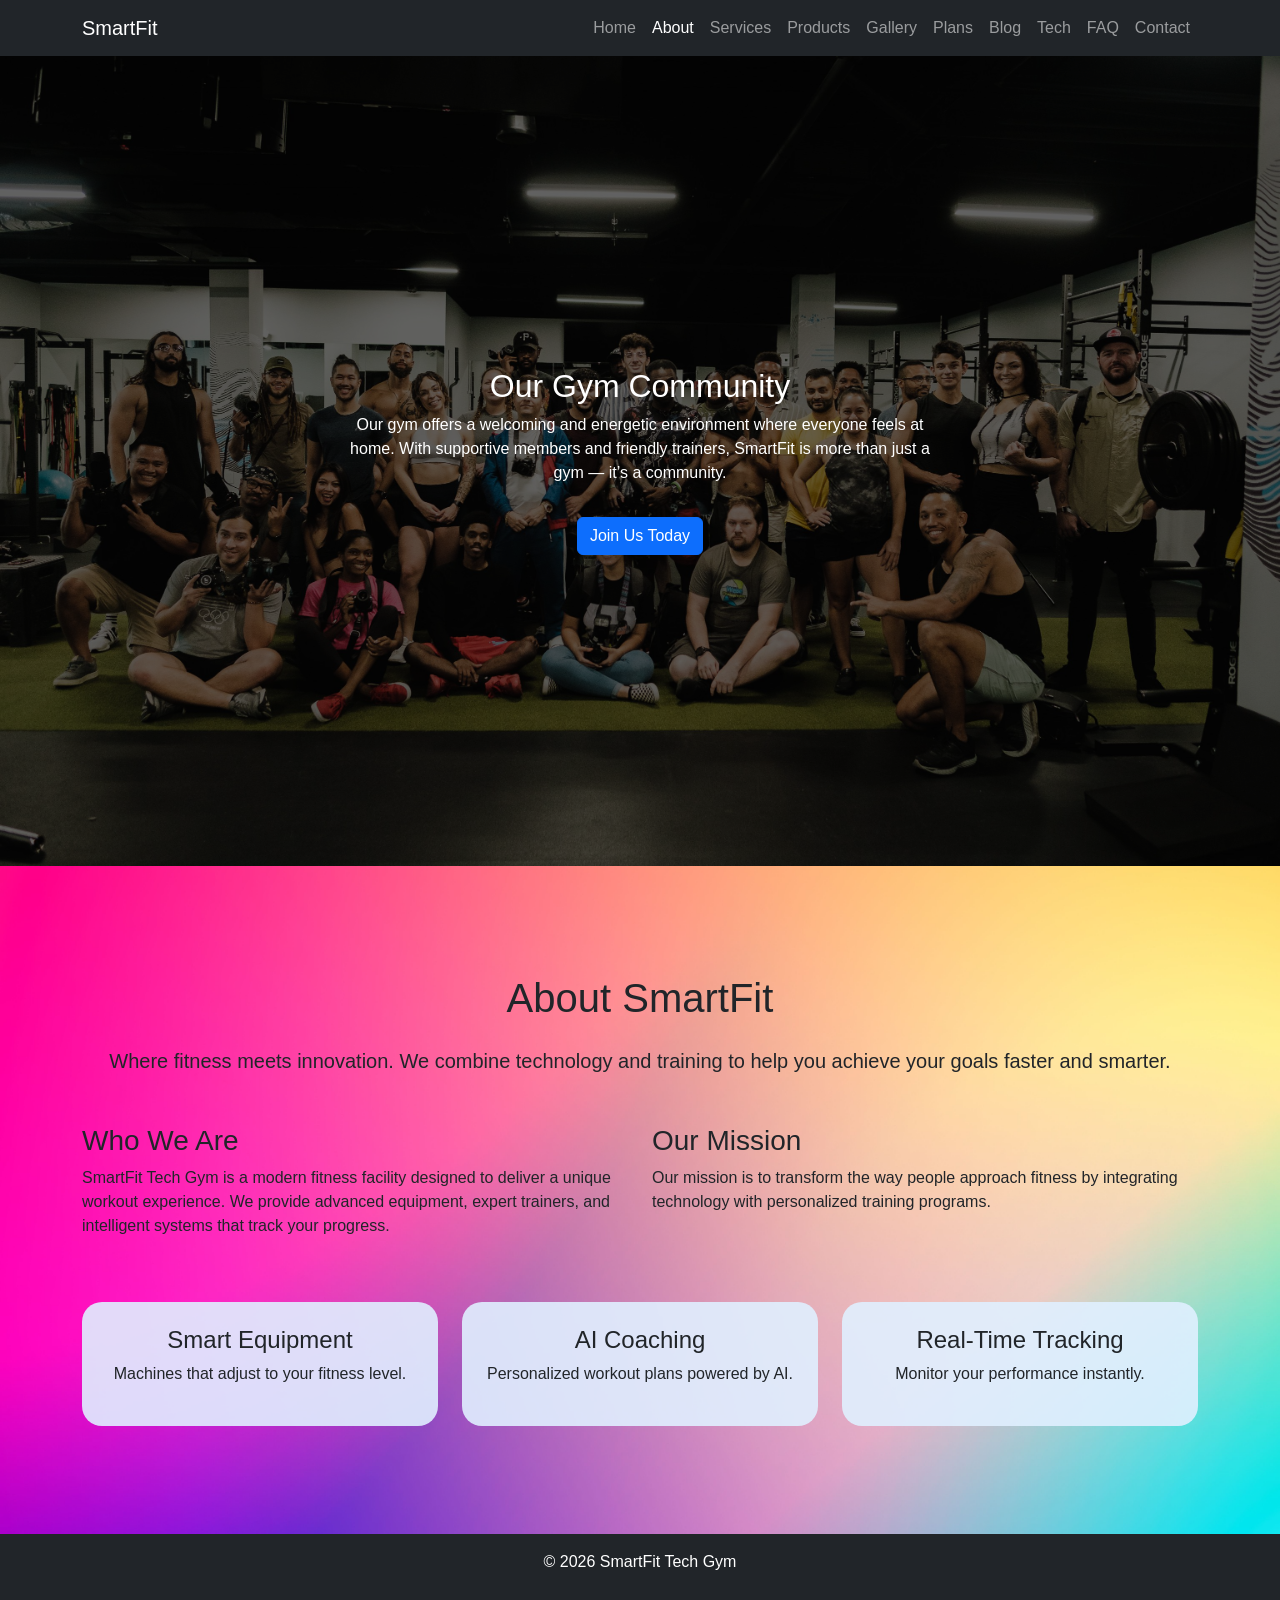
<file: about.html>
<!DOCTYPE html>
<html lang="en">
<head>
    <meta charset="UTF-8">
    <meta name="viewport" content="width=device-width, initial-scale=1.0">
    <title>About - SmartFit</title>

    <link href="https://cdn.jsdelivr.net/npm/bootstrap@5.3.0/dist/css/bootstrap.min.css" rel="stylesheet">
    <link rel="stylesheet" href="css/style.css">
</head>

<body>

<!-- NAVBAR -->
<nav class="navbar navbar-expand-lg navbar-dark bg-dark">
    <div class="container">
        <a class="navbar-brand" href="index.html">SmartFit</a>

        <button class="navbar-toggler" data-bs-toggle="collapse" data-bs-target="#nav">
            <span class="navbar-toggler-icon"></span>
        </button>

        <div id="nav" class="collapse navbar-collapse">
            <ul class="navbar-nav ms-auto">
                <li class="nav-item"><a class="nav-link" href="index.html">Home</a></li>
                <li class="nav-item"><a class="nav-link active" href="about.html">About</a></li>
                <li class="nav-item"><a class="nav-link" href="services.html">Services</a></li>
                <li class="nav-item"><a class="nav-link" href="products.html">Products</a></li>
                <li class="nav-item"><a class="nav-link" href="gallery.html">Gallery</a></li>
                <li class="nav-item"><a class="nav-link" href="plans.html">Plans</a></li>
                <li class="nav-item"><a class="nav-link" href="blog.html">Blog</a></li>
                <li class="nav-item"><a class="nav-link" href="tech.html">Tech</a></li>
                <li class="nav-item"><a class="nav-link" href="faq.html">FAQ</a></li>
                <li class="nav-item"><a class="nav-link" href="contact.html">Contact</a></li>
            </ul>
        </div>
    </div>
</nav>

<!--  TOP COMMUNITY SECTION -->
<section class="community-section d-flex align-items-center justify-content-center text-center">

    <div class="overlay-text">
        <h2>Our Gym Community</h2>
        <p>
            Our gym offers a welcoming and energetic environment where everyone feels at home.
            With supportive members and friendly trainers, SmartFit is more than just a gym — it’s a community.
        </p>
        <a href="plans.html" class="btn btn-primary mt-3">Join Us Today</a>
    </div>

</section>

<!--  ABOUT SECTION WITH BACKGROUND -->
<section class="about-section">
<div class="container py-5 text-center">

    <!-- TITLE -->
    <h1 class="mb-4">About SmartFit</h1>

    <p class="lead mb-5">
        Where fitness meets innovation. We combine technology and training 
        to help you achieve your goals faster and smarter.
    </p>

    <!-- WHO & MISSION -->
    <div class="row text-start mt-4">

        <div class="col-md-6">
            <h3>Who We Are</h3>
            <p>
                SmartFit Tech Gym is a modern fitness facility designed to deliver a unique workout experience. 
                We provide advanced equipment, expert trainers, and intelligent systems that track your progress.
            </p>
        </div>

        <div class="col-md-6">
            <h3>Our Mission</h3>
            <p>
                Our mission is to transform the way people approach fitness 
                by integrating technology with personalized training programs.
            </p>
        </div>

    </div>

    <!-- FEATURES -->
    <div class="row mt-5">

        <div class="col-md-4">
            <div class="feature-box p-4">
                <h4>Smart Equipment</h4>
                <p>Machines that adjust to your fitness level.</p>
            </div>
        </div>

        <div class="col-md-4">
            <div class="feature-box p-4">
                <h4>AI Coaching</h4>
                <p>Personalized workout plans powered by AI.</p>
            </div>
        </div>

        <div class="col-md-4">
            <div class="feature-box p-4">
                <h4>Real-Time Tracking</h4>
                <p>Monitor your performance instantly.</p>
            </div>
        </div>

    </div>

</div>
</section>

<!-- FOOTER -->
<footer class="bg-dark text-white text-center p-3">
    <p>&copy; 2026 SmartFit Tech Gym</p>
</footer>

<script src="https://cdn.jsdelivr.net/npm/bootstrap@5.3.0/dist/js/bootstrap.bundle.min.js"></script>

</body>
</html>
</file>
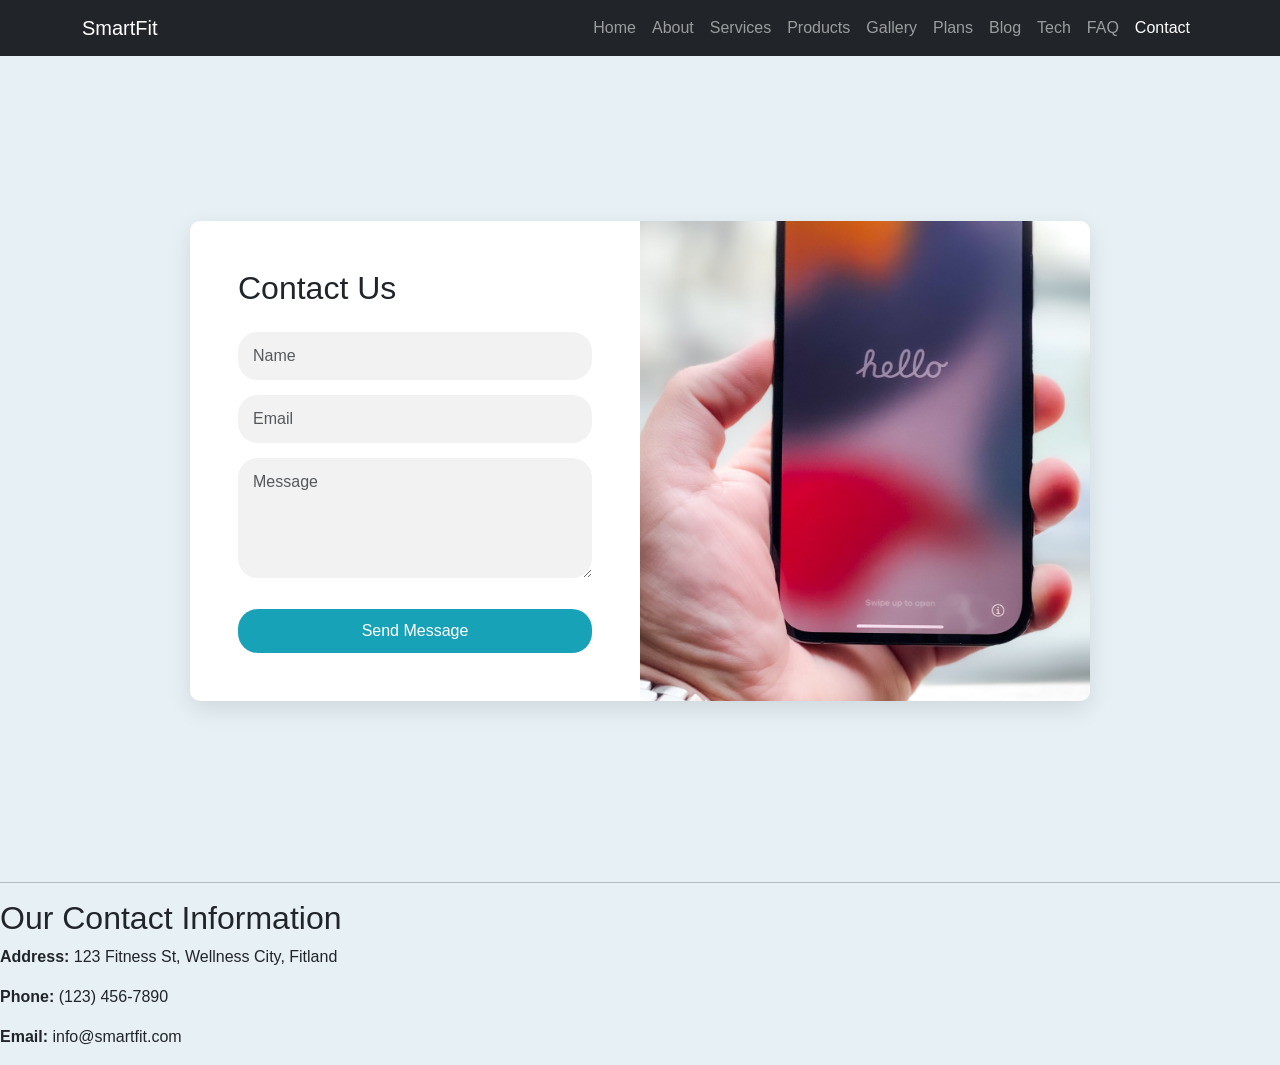
<file: contact.html>
<!DOCTYPE html>
<html lang="en">
<head>
    <meta charset="UTF-8">
    <meta name="viewport" content="width=device-width, initial-scale=1.0">
    <title>Contact Us</title>
    <link href="https://cdn.jsdelivr.net/npm/bootstrap@5.3.0/dist/css/bootstrap.min.css" rel="stylesheet">
    <link rel="stylesheet" href="css/style.css">
</head>
<body class="contact-bg">
   <nav class="navbar navbar-expand-lg navbar-dark bg-dark">
    <div class="container">
        <a class="navbar-brand" href="index.html">SmartFit</a>

        <button class="navbar-toggler" data-bs-toggle="collapse" data-bs-target="#nav">
            <span class="navbar-toggler-icon"></span>
        </button>

        <div id="nav" class="collapse navbar-collapse">
            <ul class="navbar-nav ms-auto">

                <li class="nav-item"><a class="nav-link" href="index.html">Home</a></li>

                <li class="nav-item"><a class="nav-link" href="about.html">About</a></li>

                <li class="nav-item"><a class="nav-link" href="services.html">Services</a></li>

                <li class="nav-item"><a class="nav-link" href="products.html">Products</a></li>

                <li class="nav-item"><a class="nav-link" href="gallery.html">Gallery</a></li>

                <li class="nav-item"><a class="nav-link" href="plans.html">Plans</a></li>

                 <li class="nav-item"><a class="nav-link" href="blog.html">Blog</a></li>

                <li class="nav-item"><a class="nav-link" href="tech.html">Tech</a></li>

                <li class="nav-item"><a class="nav-link" href="faq.html">FAQ</a></li>

                <li class="nav-item"><a class="nav-link active " href="contact.html">Contact</a></li>

            </ul>

           
        </div>
    </div>
</nav>
   <div class="contact-wrapper d-flex justify-content-center align-items-center">

    <div class="contact-card row">

        <!-- LEFT: FORM -->
        <div class="col-md-6 p-5">

            <h2 class="mb-4">Contact Us</h2>

            <form onsubmit="return validateForm()">

                <input type="text" id="name" class="form-control contact-input" placeholder="Name" required>

                <input type="email" id="email" class="form-control contact-input" placeholder="Email" required>

                <textarea id="message" class="form-control contact-input" rows="4" placeholder="Message" required></textarea>

                <button type="submit" class="btn contact-btn w-100 mt-3">Send Message</button>

            </form>

        </div>

        <!-- RIGHT: IMAGE / DESIGN -->
        <div class="col-md-6 contact-image d-none d-md-block">
        </div>

    </div>

</div>
        </form>
        <hr>
        <h2>Our Contact Information</h2>
        <p><strong>Address:</strong> 123 Fitness St, Wellness City, Fitland</p>
        <p><strong>Phone:</strong> (123) 456-7890</p>
        <p><strong>Email:</strong> info@smartfit.com</p>
    </div>
    <script src="https://cdn.jsdelivr.net/npm/bootstrap@5.3.0/dist/js/bootstrap.bundle.min.js"></script>
</body>
</html>
</file>
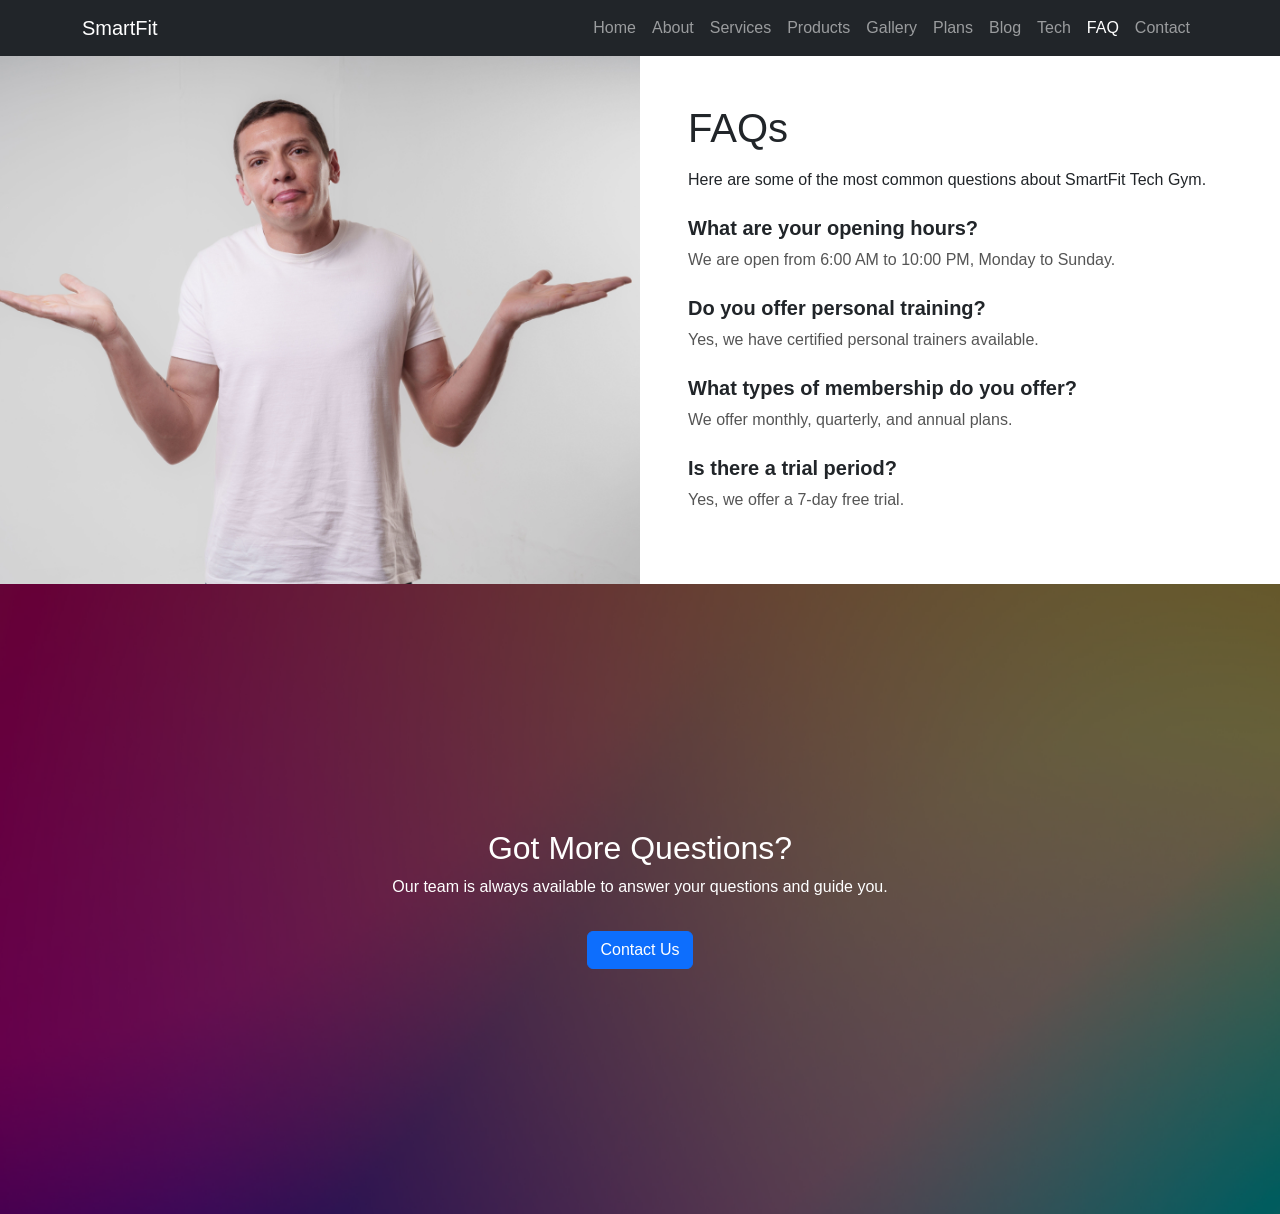
<file: faq.html>
<!DOCTYPE html>
<html lang="en">
<head>
    <meta charset="UTF-8">
    <meta name="viewport" content="width=device-width, initial-scale=1.0">
    <title>SmartFit Tech Gym - FAQ</title>

    <link href="https://cdn.jsdelivr.net/npm/bootstrap@5.3.0/dist/css/bootstrap.min.css" rel="stylesheet">
    <link rel="stylesheet" href="css/style.css">
</head>

<body>

<!-- NAVBAR -->
<nav class="navbar navbar-expand-lg navbar-dark bg-dark">
    <div class="container">
        <a class="navbar-brand" href="index.html">SmartFit</a>

        <button class="navbar-toggler" data-bs-toggle="collapse" data-bs-target="#nav">
            <span class="navbar-toggler-icon"></span>
        </button>

        <div id="nav" class="collapse navbar-collapse">
            <ul class="navbar-nav ms-auto">
                <li class="nav-item"><a class="nav-link" href="index.html">Home</a></li>
                <li class="nav-item"><a class="nav-link" href="about.html">About</a></li>
                <li class="nav-item"><a class="nav-link" href="services.html">Services</a></li>
                <li class="nav-item"><a class="nav-link" href="products.html">Products</a></li>
                <li class="nav-item"><a class="nav-link" href="gallery.html">Gallery</a></li>
                <li class="nav-item"><a class="nav-link" href="plans.html">Plans</a></li>
                <li class="nav-item"><a class="nav-link" href="blog.html">Blog</a></li>
                <li class="nav-item"><a class="nav-link" href="tech.html">Tech</a></li>
                <li class="nav-item"><a class="nav-link active" href="faq.html">FAQ</a></li>
                <li class="nav-item"><a class="nav-link" href="contact.html">Contact</a></li>
            </ul>
        </div>
    </div>
</nav>

<!-- TOP SPLIT SECTION -->
<section class="faq-top-section">

    <div class="row g-0">

        <!-- LEFT IMAGE -->
        <div class="col-md-6 faq-image"></div>

        <!-- RIGHT TEXT -->
        <div class="col-md-6 faq-content p-5">

            <h1 class="mb-3">FAQs</h1>

            <p class="mb-4">
                Here are some of the most common questions about SmartFit Tech Gym.
            </p>

            <div class="faq-item mb-4">
                <h5>What are your opening hours?</h5>
                <p>We are open from 6:00 AM to 10:00 PM, Monday to Sunday.</p>
            </div>

            <div class="faq-item mb-4">
                <h5>Do you offer personal training?</h5>
                <p>Yes, we have certified personal trainers available.</p>
            </div>

            <div class="faq-item mb-4">
                <h5>What types of membership do you offer?</h5>
                <p>We offer monthly, quarterly, and annual plans.</p>
            </div>

            <div class="faq-item mb-4">
                <h5>Is there a trial period?</h5>
                <p>Yes, we offer a 7-day free trial.</p>
            </div>

        </div>

    </div>

</section>

<!--  BOTTOM SECTION -->
<section class="faq-bottom text-center">

    <div class="overlay-text">
        <h2>Got More Questions?</h2>

        <p>
            Our team is always available to answer your questions and guide you.
        </p>

        <a href="contact.html" class="btn btn-primary mt-3">Contact Us</a>
    </div>

</section>

<script src="https://cdn.jsdelivr.net/npm/bootstrap@5.3.0/dist/js/bootstrap.bundle.min.js"></script>

</body>
</html>
</file>
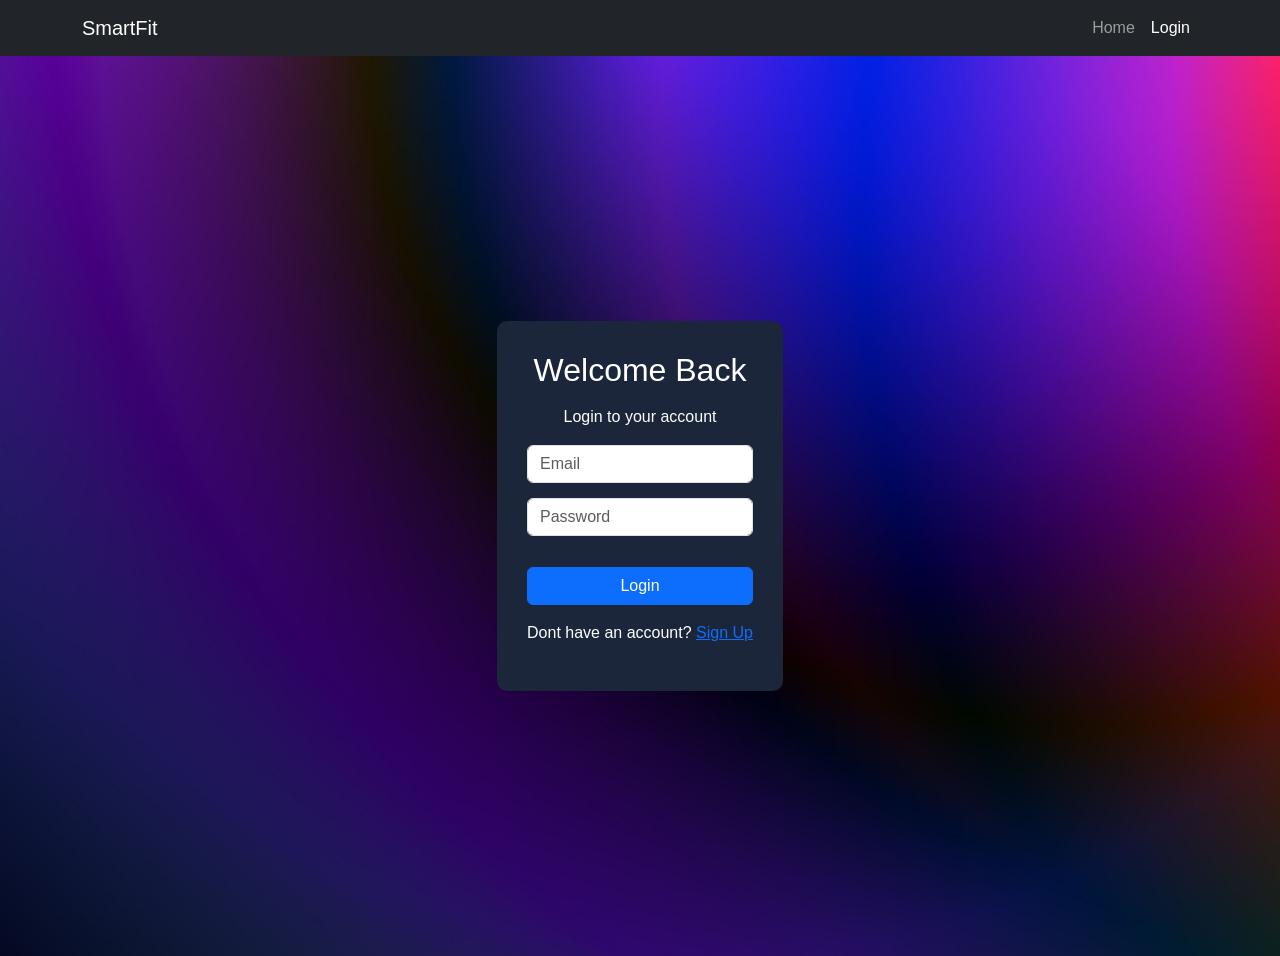
<file: login.html>
<!DOCTYPE html>
<html lang="en">
<head>
    <meta charset="UTF-8">
    <meta name="viewport" content="width=device-width, initial-scale=1.0">
    <title>Login - SmartFit</title>

    <link href="https://cdn.jsdelivr.net/npm/bootstrap@5.3.0/dist/css/bootstrap.min.css" rel="stylesheet">
    <link rel="stylesheet" href="css/style.css">

    <style>
        /* Custom styles for the login page */
        .login-container {
            min-height: 100vh;
        }

        .login-card {
            background: #1b263b;
            padding: 30px;
            border-radius: 10px;
        }

        input {
            margin-bottom: 15px;
        }
    </style>
</head>

<body class="login-bg">

<!-- NAVBAR -->
<nav class="navbar navbar-expand-lg navbar-dark bg-dark">
    <div class="container">
        <a class="navbar-brand" href="index.html">SmartFit</a>

        <button class="navbar-toggler" data-bs-toggle="collapse" data-bs-target="#nav">
            <span class="navbar-toggler-icon"></span>
        </button>

        <div id="nav" class="collapse navbar-collapse">
            <ul class="navbar-nav ms-auto">

                <li class="nav-item">
                    <a class="nav-link" href="index.html">Home</a>
                </li>

                <li class="nav-item">
                    <a class="nav-link active" href="login.html">Login</a>
                </li>

            </ul>
        </div>
    </div>
</nav>

<!-- MAIN LOGIN SECTION -->
<div class="container-fluid login-container d-flex justify-content-center align-items-center">

    <div class="login-card text-center">

        <h2 class="mb-3 text-white">Welcome Back</h2>
        <p class="text-white">Login to your account</p>

        <form>

            <input type="email" class="form-control" placeholder="Email" required>

            <input type="password" class="form-control" placeholder="Password" required>

            <button type="submit" class="btn btn-primary w-100 mt-3">Login</button>

        </form>

        <p class="mt-3 text-white">
            Dont have an account? <a href="signup.html">Sign Up</a>
        </p>

    </div>

</div>

<!-- JS -->
<script src="https://cdn.jsdelivr.net/npm/bootstrap@5.3.0/dist/js/bootstrap.bundle.min.js"></script>

</body>
</html>
</file>
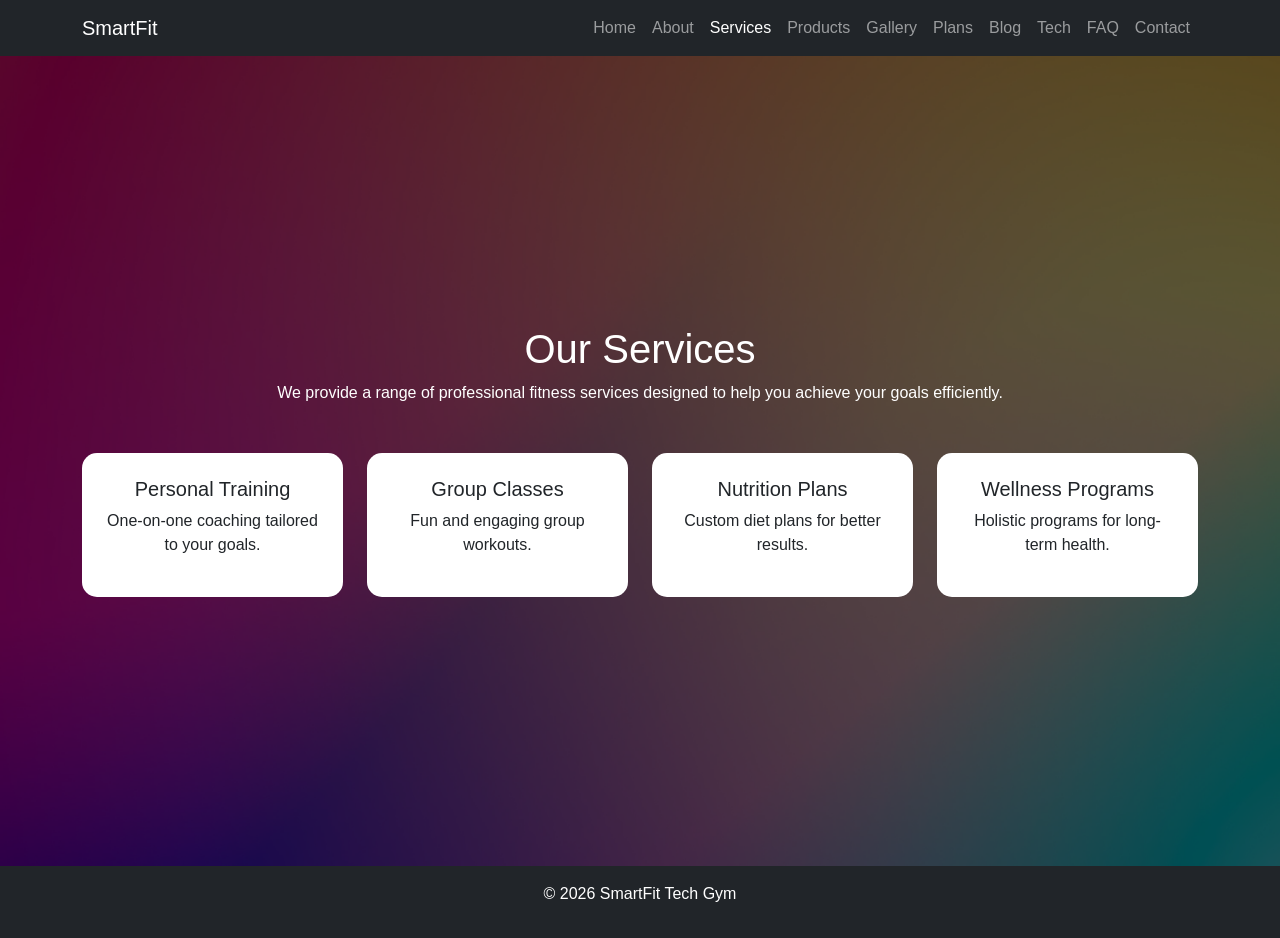
<file: services.html>
<!DOCTYPE html>
<html lang="en">
<head>
    <meta charset="UTF-8">
    <meta name="viewport" content="width=device-width, initial-scale=1.0">
    <title>Services - SmartFit</title>

    <link href="https://cdn.jsdelivr.net/npm/bootstrap@5.3.0/dist/css/bootstrap.min.css" rel="stylesheet">
    <link rel="stylesheet" href="css/style.css">
</head>

<body>

<!-- NAVBAR -->
<nav class="navbar navbar-expand-lg navbar-dark bg-dark">
    <div class="container">
        <a class="navbar-brand" href="index.html">SmartFit</a>

        <button class="navbar-toggler" data-bs-toggle="collapse" data-bs-target="#nav">
            <span class="navbar-toggler-icon"></span>
        </button>

        <div id="nav" class="collapse navbar-collapse">
            <ul class="navbar-nav ms-auto">
                <li class="nav-item"><a class="nav-link" href="index.html">Home</a></li>
                <li class="nav-item"><a class="nav-link" href="about.html">About</a></li>
                <li class="nav-item"><a class="nav-link active" href="services.html">Services</a></li>
                <li class="nav-item"><a class="nav-link" href="products.html">Products</a></li>
                <li class="nav-item"><a class="nav-link" href="gallery.html">Gallery</a></li>
                <li class="nav-item"><a class="nav-link" href="plans.html">Plans</a></li>
                <li class="nav-item"><a class="nav-link" href="blog.html">Blog</a></li>
                <li class="nav-item"><a class="nav-link" href="tech.html">Tech</a></li>
                <li class="nav-item"><a class="nav-link" href="faq.html">FAQ</a></li>
                <li class="nav-item"><a class="nav-link" href="contact.html">Contact</a></li>
            </ul>
        </div>
    </div>
</nav>

<!-- ONE COMBINED SECTION -->
<section class="services-full text-center d-flex align-items-center">

    <div class="container">

        <!-- TOP TEXT -->
        <h1 class="text-white">Our Services</h1>

        <p class="text-white mb-5">
            We provide a range of professional fitness services designed to help you achieve your goals efficiently.
        </p>

        <!-- CARDS -->
        <div class="row g-4">

            <div class="col-md-3">
                <div class="service-card p-4">
                    <h5>Personal Training</h5>
                    <p>One-on-one coaching tailored to your goals.</p>
                </div>
            </div>

            <div class="col-md-3">
                <div class="service-card p-4">
                    <h5>Group Classes</h5>
                    <p>Fun and engaging group workouts.</p>
                </div>
            </div>

            <div class="col-md-3">
                <div class="service-card p-4">
                    <h5>Nutrition Plans</h5>
                    <p>Custom diet plans for better results.</p>
                </div>
            </div>

            <div class="col-md-3">
                <div class="service-card p-4">
                    <h5>Wellness Programs</h5>
                    <p>Holistic programs for long-term health.</p>
                </div>
            </div>

        </div>

    </div>

</section>

<!-- FOOTER -->
<footer class="bg-dark text-white text-center p-3">
    <p>&copy; 2026 SmartFit Tech Gym</p>
</footer>

<script src="https://cdn.jsdelivr.net/npm/bootstrap@5.3.0/dist/js/bootstrap.bundle.min.js"></script>

</body>
</html>
</file>
<file: css/style.css>
/* GENERAL */
body {
    margin: 0;
    font-family: Arial, sans-serif;

    min-height: 100vh;
    background-size: cover;
    background-position: center;
}

.navbar {
    position: sticky;
    top: 0;
    z-index: 1000;
}

/* HERO */
.hero {
    height: 90vh;
    background: url("../images/gymbackground.jpg") center/cover no-repeat;
    display: flex;
    align-items: center;
    justify-content: center;
    text-align: center;
}

/* MAIN SECTION */
.main-section {
    background: url("../images/background1.jpg") center/cover no-repeat;
    padding: 100px 0;
}

/* BOXES */
.feature-box,
.product-box {
    background: rgba(224, 240, 255, 0.9);
    border-radius: 20px;
    transition: 0.3s;
}

/* HOVER */
.feature-box:hover,
.product-box:hover {
    transform: translateY(-8px);
    box-shadow: 0 8px 20px rgba(0, 0, 0, 0.2);
}

/* TEXT */
.main-section h2,
.main-section h3,
.main-section h5,
.main-section p {
    color: rgb(245, 10, 10);
}

/* PAGE BACKGROUNDS */
.about-bg { background: url("../images/background1.jpg") center/cover no-repeat; }
.contact-bg { background: #e6f0f5; } 
.services-bg { background: url("../images/background1.jpg") center/cover no-repeat; }
.products-bg { background: url("../images/products.jpg") center/cover no-repeat; }
.blog-bg { background: url("../images/background1.jpg") center/cover no-repeat; }
.faq-bg { background: url("../images/faq.jpg") center/cover no-repeat; }
.tech-bg { background: url("../images/techbackground.jpg") center/cover no-repeat; }
.gallery-bg { background: url("../images/background1.jpg") center/cover no-repeat; }
.plans-bg { background: url("../images/background2.jpg") center/cover no-repeat; }
.signup-bg { background: url("../images/loginsign.jpg") center/cover no-repeat; }
.login-bg { background: url("../images/loginsign.jpg") center/cover no-repeat; }

/* PLAN BOX */
.plan-box {
    border-radius: 20px;
    color: white;
    transition: 0.3s;
    text-align: center;
}

.plan-box li {
    margin: 10px 0;
}

.basic { background: #6a5acd; }
.premium { background: #4CAF80; }
.elite { background: #3498db; }

.plan-box:hover {
    transform: translateY(-8px);
    box-shadow: 0 8px 20px rgba(0,0,0,0.3);
}

/* COMMUNITY */
.community-section {
    height: 90vh;
    background: url("../images/community.jpg") center/cover no-repeat;
    position: relative;
}

.community-section::before {
    content: "";
    position: absolute;
    inset: 0;
    background: rgba(0,0,0,0.6);
}

.about-section {
    background: url("../images/background1.jpg") center/cover no-repeat;
    padding: 60px 0;
}

.overlay-text {
    position: relative;
    color: white;
    max-width: 600px;
    z-index: 2;
}

/* SERVICES */
.services-full {
    min-height: 90vh;
    background: url("../images/background1.jpg") center/cover no-repeat;
    position: relative;
    padding: 80px 0;
}

/* DARK OVERLAY */
.services-full::before {
    content: "";
    position: absolute;
    inset: 0;
    background: rgba(0,0,0,0.65);
}

.services-full .container {
    position: relative;
    z-index: 2;
}

/* CARDS */
.service-card {
    background: white;
    border-radius: 15px;
    transition: 0.3s;
}

.service-card:hover {
    transform: translateY(-8px);
    box-shadow: 0 8px 20px rgba(0,0,0,0.2);
}

/* FAQ SPLIT TOP */
.faq-top-section {
    width: 100%;
}

.faq-image {
    background: url("../images/faq.jpg") center/cover no-repeat;
    min-height: 500px;
}

.faq-content {
    background: white;
}

.faq-item h5 {
    font-weight: bold;
}

.faq-item p {
    color: #555;
}

/* FAQ BOTTOM */
.faq-bottom {
    height: 70vh;
    background: url("../images/background1.jpg") center/cover no-repeat;
    display: flex;
    justify-content: center;
    align-items: center;
    position: relative;
}

.faq-bottom::before {
    content: "";
    position: absolute;
    inset: 0;
    background: rgba(0,0,0,0.6);
}

.faq-bottom .overlay-text {
    position: relative;
    color: white;
    z-index: 2;
}

/* BLOG */
/* BLOG DARK BACKGROUND */
.blog-bg {
    background: url("../images/background1.jpg") center/cover no-repeat;
    position: relative;
    min-height: 100vh;
}

.blog-bg::before {
    content: "";
    position: absolute;
    inset: 0;
    background: rgba(0,0,0,0.7);
}

/* CONTENT ABOVE OVERLAY */
.blog-container {
    position: relative;
    z-index: 2;
}

/* MAKE IMAGES SAME SIZE */
.blog-card img {
    height: 220px;
    object-fit: cover;
}

/* BLOG CARD */
.blog-card {
    border-radius: 10px;
    transition: 0.3s;
}

.blog-card:hover {
    transform: translateY(-5px);
}

/* HIDDEN TEXT */
.extra-text {
    display: none;
    margin-top: 10px;
}

/* AUTHOR TEXT */
.author {
    font-size: 0.9rem;
    color: gray;
}

/* TECH */
.tech-full {
    background: url("../images/background1.jpg") center/cover no-repeat;
    min-height: 100vh;
    position: relative;
    padding: 80px 0;
}

/* DARK OVERLAY */
.tech-full::before {
    content: "";
    position: absolute;
    inset: 0;
    background: rgba(0,0,0,0.7);
}

/* CONTENT ABOVE OVERLAY */
.tech-full .container {
    position: relative;
    z-index: 2;
}

/* TECH CARDS (VISIBLE ON DARK) */
.tech-card {
    background: white;
    border-radius: 15px;
    padding: 20px;
    transition: 0.3s;
    height: 100%;
}

.tech-card:hover {
    transform: translateY(-8px);
    box-shadow: 0 8px 20px rgba(0,0,0,0.3);
}

/* TEXT COLOR */
.tech-full h1,
.tech-full p {
    color: black;
}

/* SMALL TEXT */
.tech-card small {
    color: #555;
}

/*  CONTACT PAGE (NEW DESIGN) */

.contact-wrapper {
    min-height: 90vh;
}

/* Card */
.contact-card {
    width: 80%;
    max-width: 900px;
    background: white;
    border-radius: 10px;
    overflow: hidden;
    margin: auto;
    box-shadow: 0 8px 25px rgba(0,0,0,0.1);
}

/* Image side */
.contact-image {
    background: url("../images/background4.jpg") center/cover no-repeat;
}

/* Inputs */
.contact-input {
    border-radius: 20px;
    border: none;
    padding: 12px 15px;
    margin-bottom: 15px;
    background: #f2f2f2;
}

/* Button */
.contact-btn {
    background: #17a2b8;
    color: white;
    border-radius: 20px;
    padding: 10px;
    border: none;
}

.contact-btn:hover {
    background: #138496;
}

/* GALLERY IMAGES */
.gallery-img {
    width: 100%;
    height: 250px;
    object-fit: cover;
    border-radius: 10px;
    transition: 0.3s;
}

.gallery-img:hover {
    transform: scale(1.05);
}

/* GALLERY INFO SECTION */
.gallery-info {
    background: #f5f5f5;
}

/* GALLERY BACKGROUND WITH OVERLAY */
.gallery-bg {
    background: url("../images/background1.jpg") center/cover no-repeat;
    min-height: 100vh;
    position: relative;
}

/* DARK OVERLAY */
.gallery-bg::before {
    content: "";
    position: absolute;
    inset: 0;
    background: rgba(0, 0, 0, 0.7);
}

/* CONTENT ABOVE OVERLAY */
.gallery-container {
    position: relative;
    z-index: 2;
}

/* TEXT COLOR */
.gallery-container h1,
.gallery-container p {
    color: white;
}

/* MODAL BACKGROUND */
.image-modal {
    display: none;
    position: fixed;
    z-index: 2000;
    left: 0;
    top: 0;
    width: 100%;
    height: 100%;
    
    background: rgba(0, 0, 0, 0.8);

    display: none;
    justify-content: center;
    align-items: center;
}

/* IMAGE INSIDE MODAL */
.modal-content {
    max-width: 75%;
    max-height: 75%;
    border-radius: 10px;
}

/* PRODUCTS BACKGROUND */
.products-section {
    background: url("../images/techbackground.jpg") center/cover no-repeat;
    position: relative;
    padding: 80px 0;
}

.products-section::before {
    content: "";
    position: absolute;
    inset: 0;
    background: rgba(0, 0, 0, 0.7);
}

.products-section .container {
    position: relative;
    z-index: 2;
}

/* TEXT COLOR */
.products-section h1,
.products-section p {
    color: black;
}

/* PRODUCT CARDS */
.product-card {
    background: white;
    border-radius: 15px;
    transition: 0.3s;
    height: 100%;
}

.product-card:hover {
    transform: translateY(-8px);
    box-shadow: 0 8px 20px rgba(0,0,0,0.3);
}

/* PRICE */
.price {
    color: #007bff;
    font-weight: bold;
}
</file>
